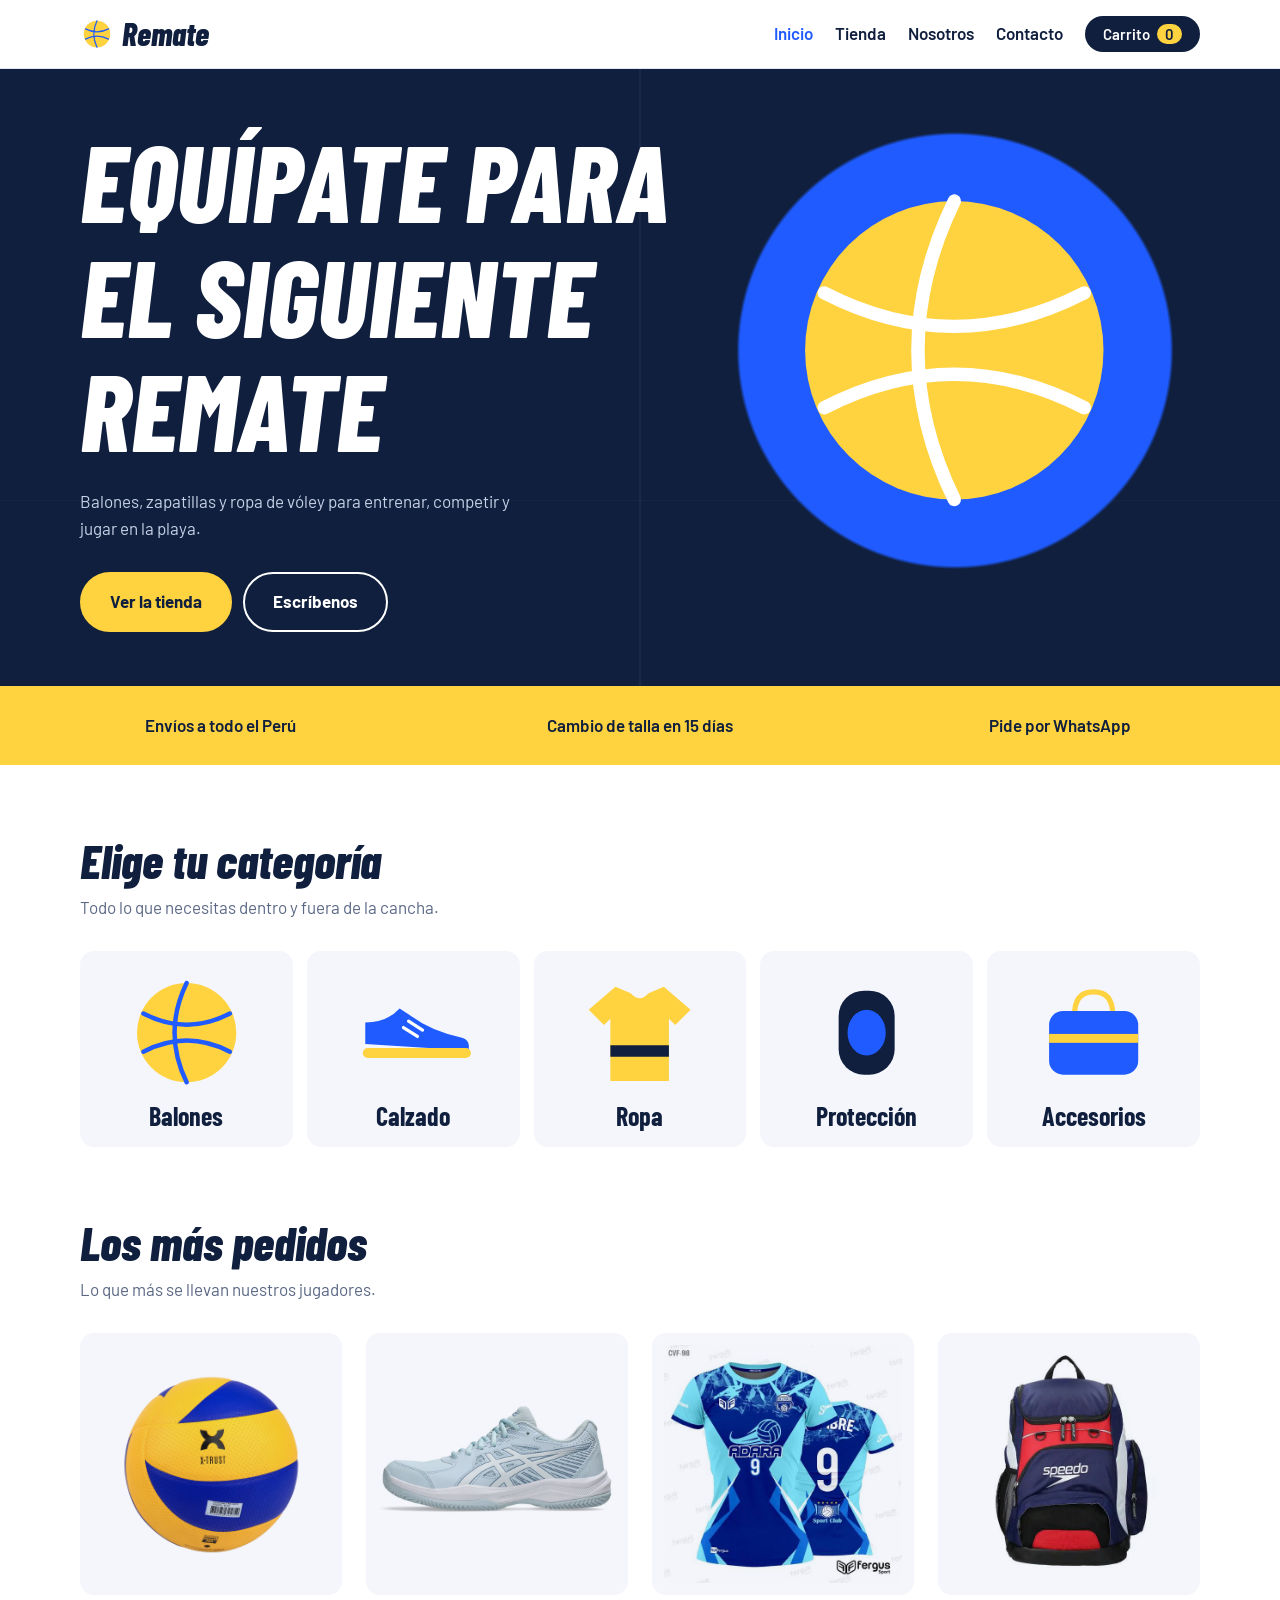
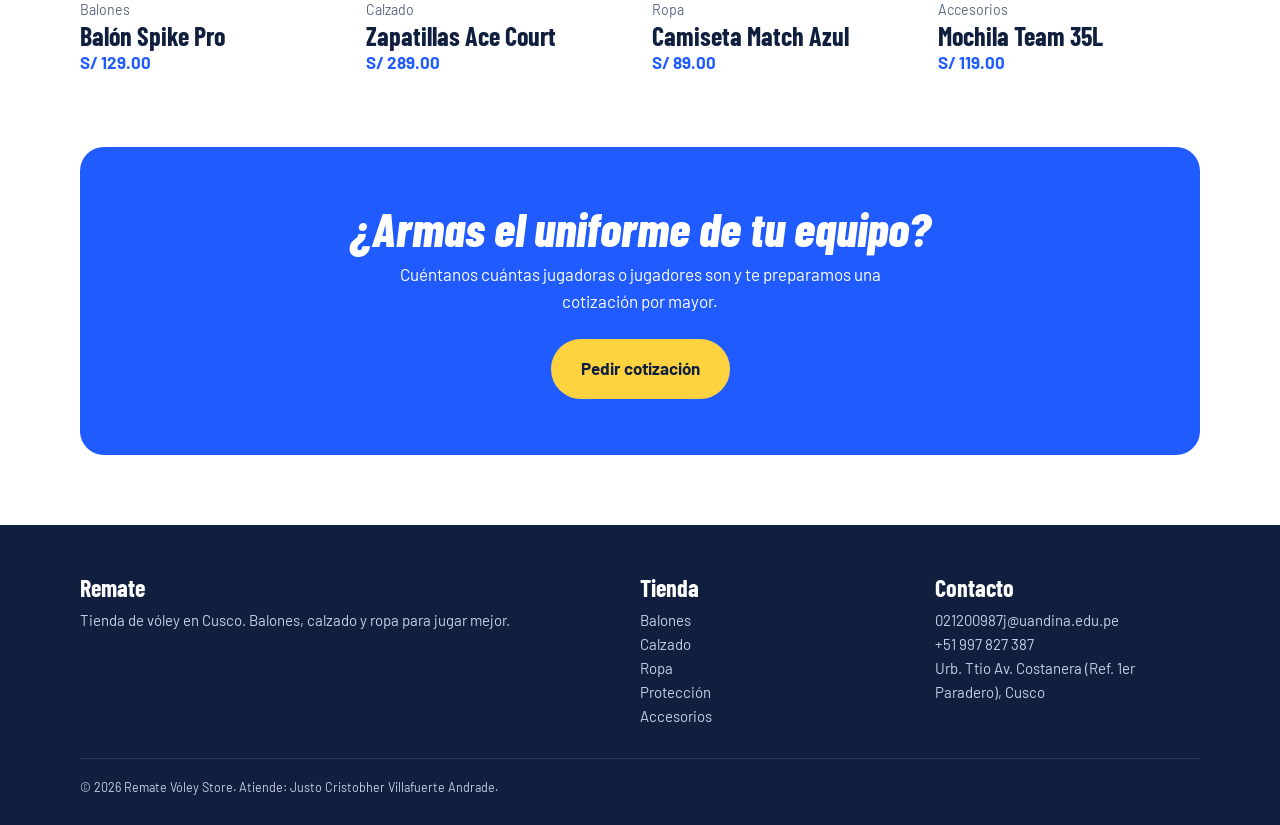
<file: index.html>
<!DOCTYPE html>
<html lang="es">

<head>
    <meta charset="utf-8">
    <meta name="viewport" content="width=device-width, initial-scale=1">
    <title>Remate | Tienda de vóley</title>

    <link rel="stylesheet"
        href="https://fonts.googleapis.com/css2?family=Barlow:wght@400;600;700&family=Barlow+Condensed:ital,wght@0,700;1,800&display=swap">
    <link rel="stylesheet" href="assets/css/style.css">
</head>

<body data-page="index">

    <header id="hdr"></header>

    <div class="hero">
        <div class="w">
            <div><br>
    </br>
                <h1>Equípate para el siguiente remate</h1>
                <p>
                    Balones, zapatillas y ropa de vóley para entrenar,
                    competir y jugar en la playa.
                </p>
                <a class="btn" href="shop.html">Ver la tienda</a>
                <a class="btn o" href="contact.html">Escríbenos</a>
            </div>

            <div class="bw">
                <svg viewBox="0 0 200 200" aria-label="Balón de vóley">
                    <circle cx="100" cy="100" r="78" fill="#FFD23F" />
                    <g fill="none" stroke="#fff" stroke-width="7" stroke-linecap="round">
                        <path d="M32 70Q100 105 168 70" />
                        <path d="M32 130Q100 95 168 130" />
                        <path d="M100 22Q62 100 100 178" />
                        
                    </g>
                </svg>
            </div>
        </div><br>
    </br>
    </div>


    <div class="perks">
        <span>Envíos a todo el Perú</span>
        <span>Cambio de talla en 15 días</span>
        <span>Pide por WhatsApp</span>
    </div>

    <section>
        <div class="w">
            <h2>Elige tu categoría</h2>
            <p class="sub">Todo lo que necesitas dentro y fuera de la cancha.</p>
            <div class="cats" id="cats"></div>
        </div>
    </section>

    <section style="padding-top:0">
        <div class="w">
            <h2>Los más pedidos</h2>
            <p class="sub">Lo que más se llevan nuestros jugadores.</p>
            <div class="grid" id="feat"></div>
        </div>
    </section>

    <section style="padding-top:0">
        <div class="w">
            <div class="band">
                <h2>¿Armas el uniforme de tu equipo?</h2>
                <p>
                    Cuéntanos cuántas jugadoras o jugadores son y te preparamos
                    una cotización por mayor.
                </p>
                <a class="btn" href="contact.html">Pedir cotización</a>
            </div>
        </div>
    </section>

    <footer id="ftr"></footer>

    <script src="assets/js/app.js"></script>

</body>

</html>
</file>
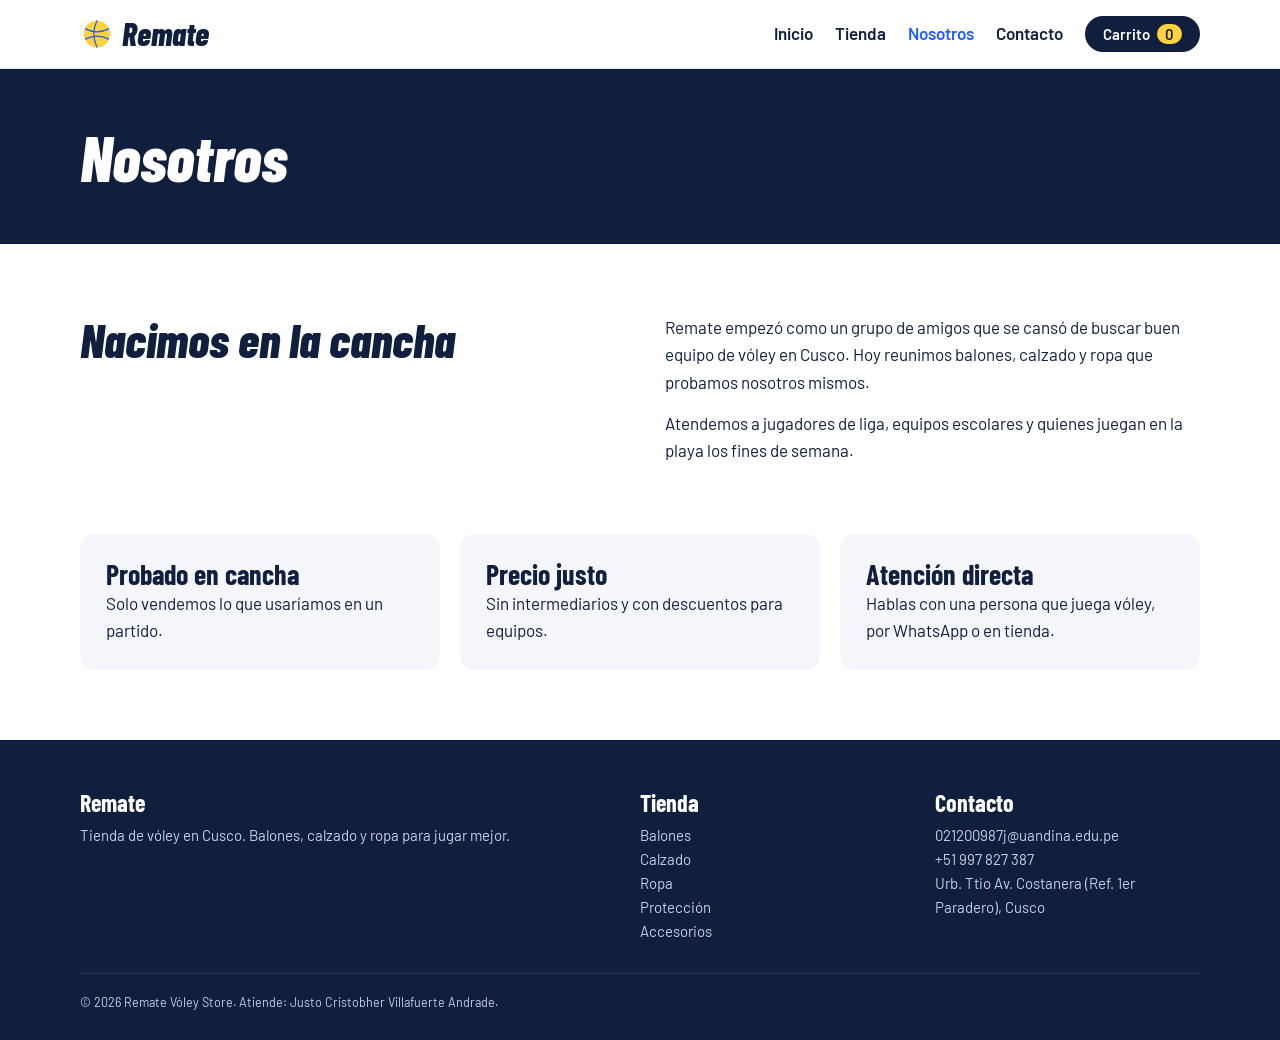
<file: about.html>
<!DOCTYPE html>
<html lang="es">

<head>
    <meta charset="utf-8">
    <meta name="viewport" content="width=device-width, initial-scale=1">
    <title>Nosotros | Remate</title>

    <link rel="stylesheet"
        href="https://fonts.googleapis.com/css2?family=Barlow:wght@400;600;700&family=Barlow+Condensed:ital,wght@0,700;1,800&display=swap">
    <link rel="stylesheet" href="assets/css/style.css">
</head>

<body data-page="about">

    <header id="hdr"></header>

    <div class="page">
        <div class="w">
            <h1>Nosotros</h1>
        </div>
    </div>

    <section>
        <div class="w two">

            <div>
                <h2>Nacimos en la cancha</h2>
            </div>

            <div>
                <p>
                    Remate empezó como un grupo de amigos que se cansó de buscar
                    buen equipo de vóley en Cusco. Hoy reunimos balones, calzado
                    y ropa que probamos nosotros mismos.
                </p>

                <p style="margin-top:14px">
                    Atendemos a jugadores de liga, equipos escolares y quienes
                    juegan en la playa los fines de semana.
                </p>
            </div>

        </div>
    </section>

    <section style="padding-top:0">
        <div class="w vals">

            <div>
                <h3>Probado en cancha</h3>
                <p>Solo vendemos lo que usaríamos en un partido.</p>
            </div>

            <div>
                <h3>Precio justo</h3>
                <p>Sin intermediarios y con descuentos para equipos.</p>
            </div>

            <div>
                <h3>Atención directa</h3>
                <p>
                    Hablas con una persona que juega vóley, por WhatsApp o en tienda.
                </p>
            </div>

        </div>
    </section>

    <footer id="ftr"></footer>

    <script src="assets/js/app.js"></script>

</body>

</html>
</file>
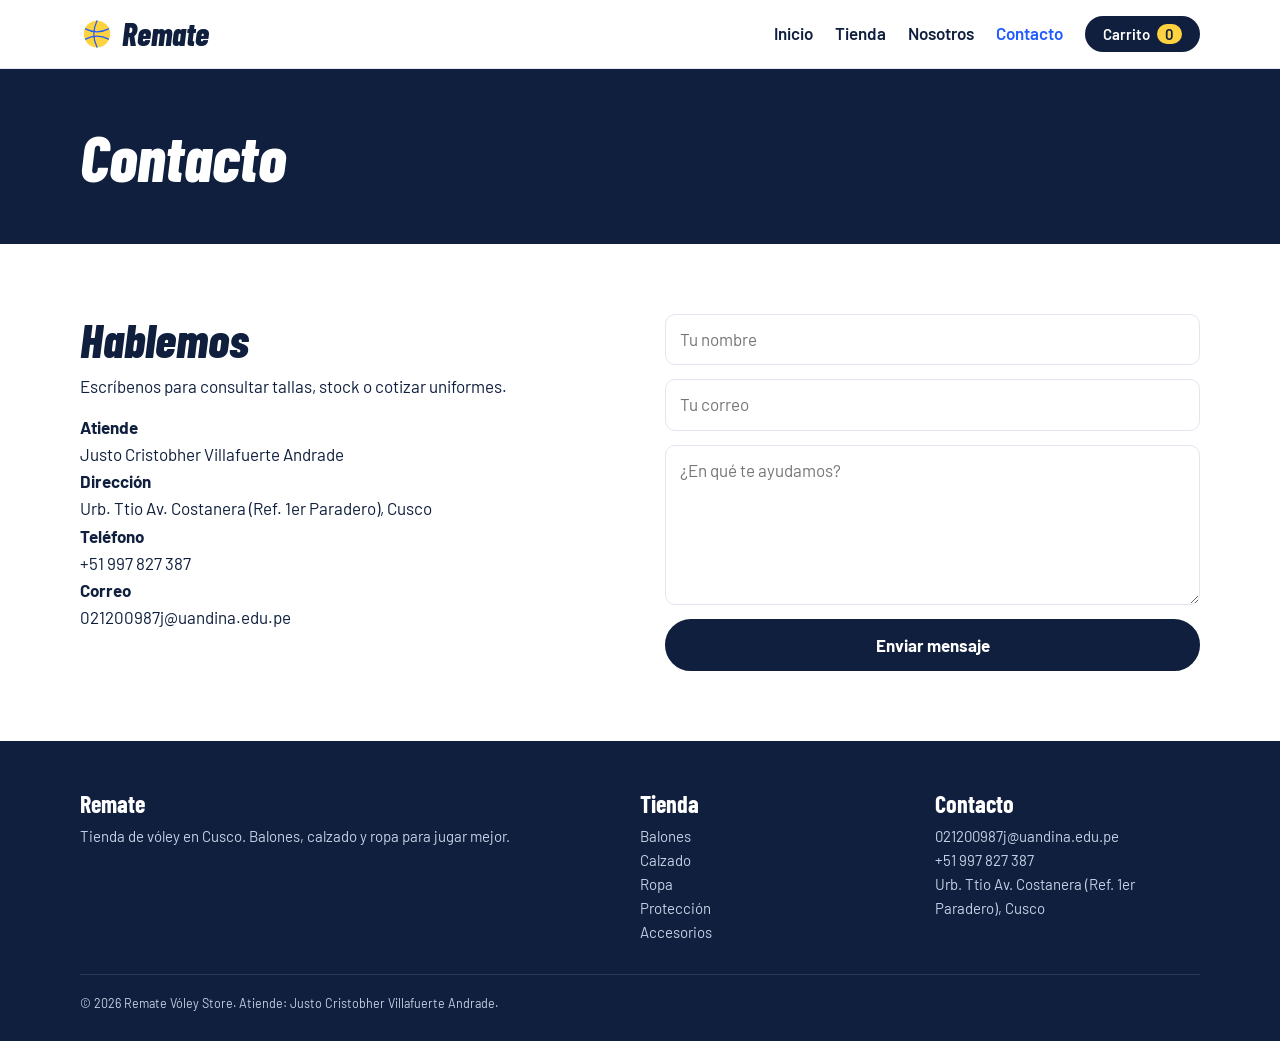
<file: contact.html>
<!DOCTYPE html>
<html lang="es">

<head>
    <meta charset="utf-8">
    <meta name="viewport" content="width=device-width, initial-scale=1">
    <title>Contacto | Remate</title>

    <link rel="stylesheet"
        href="https://fonts.googleapis.com/css2?family=Barlow:wght@400;600;700&family=Barlow+Condensed:ital,wght@0,700;1,800&display=swap">
    <link rel="stylesheet" href="assets/css/style.css">
</head>

<body data-page="contact">

    <header id="hdr"></header>

    <div class="page">
        <div class="w">
            <h1>Contacto</h1>
        </div>
    </div>

    <section>
        <div class="w two">

            <div>
                <h2>Hablemos</h2>

                <p>
                    Escríbenos para consultar tallas, stock o cotizar uniformes.
                </p>

                <p style="margin-top:14px">
                    <b>Atiende</b><br>
                    Justo Cristobher Villafuerte Andrade<br>

                    <b>Dirección</b><br>
                    Urb. Ttio Av. Costanera (Ref. 1er Paradero), Cusco<br>

                    <b>Teléfono</b><br>
                    +51 997 827 387<br>

                    <b>Correo</b><br>
                    021200987j@uandina.edu.pe
                </p>
            </div>

            <form id="form">

                <div id="ok" role="status">
                    ¡Gracias! Se abrió tu correo con el mensaje listo para enviar.
                </div>

                <input
                    placeholder="Tu nombre"
                    required
                    aria-label="Nombre"
                >

                <input
                    type="email"
                    placeholder="Tu correo"
                    required
                    aria-label="Correo"
                >

                <textarea
                    rows="5"
                    placeholder="¿En qué te ayudamos?"
                    required
                    aria-label="Mensaje"
                ></textarea>

                <button class="btn d" type="submit">
                    Enviar mensaje
                </button>

            </form>

        </div>
    </section>

    <footer id="ftr"></footer>

    <script src="assets/js/app.js"></script>

</body>

</html>
</file>
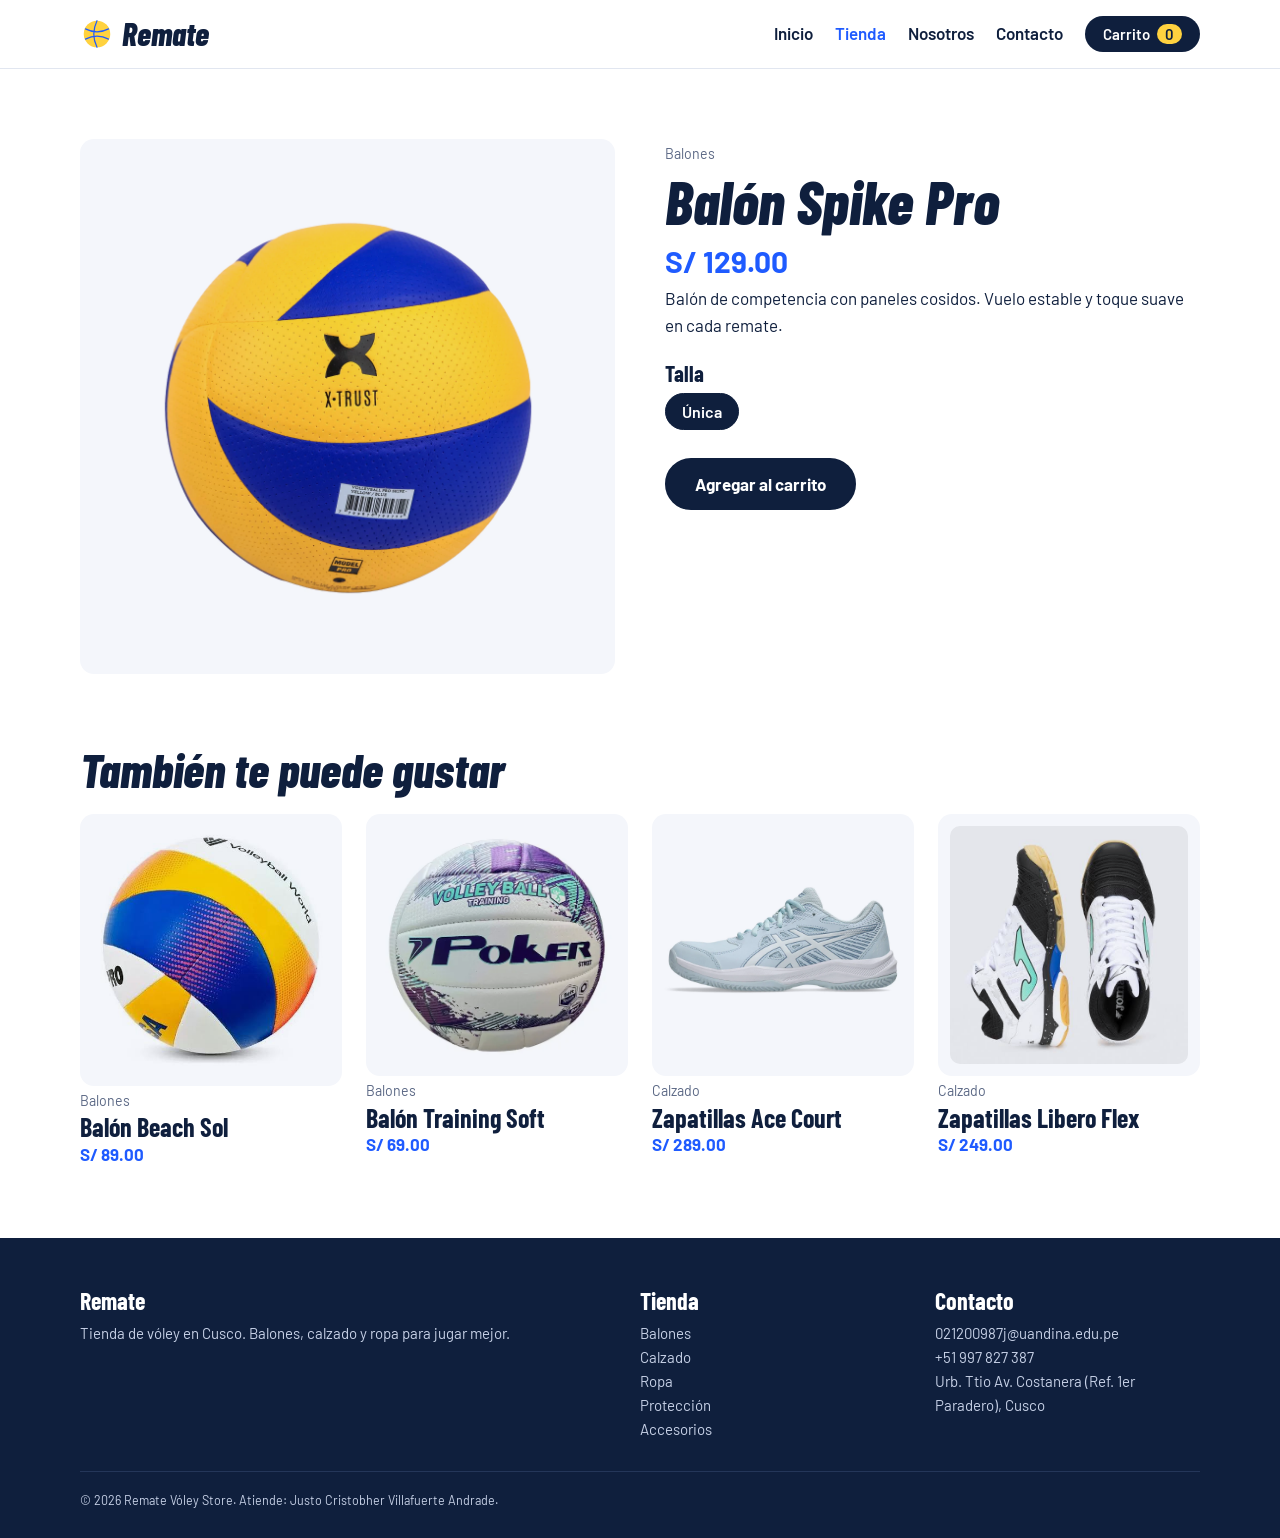
<file: shop-single.html>
<!DOCTYPE html>
<html lang="es">

<head>
    <meta charset="utf-8">
    <meta name="viewport" content="width=device-width, initial-scale=1">
    <title>Producto | Remate</title>

    <link rel="stylesheet"
        href="https://fonts.googleapis.com/css2?family=Barlow:wght@400;600;700&family=Barlow+Condensed:ital,wght@0,700;1,800&display=swap">
    <link rel="stylesheet" href="assets/css/style.css">
</head>

<body data-page="shop">

    <header id="hdr"></header>

    <section>
        <div class="w">
            <div class="one" id="one"></div>
        </div>
    </section>

    <section style="padding-top:0">
        <div class="w">
            <h2>También te puede gustar</h2>
            <div class="grid" id="rel" style="margin-top:20px"></div>
        </div>
    </section>

    <footer id="ftr"></footer>

    <script src="assets/js/app.js"></script>

</body>

</html>
</file>
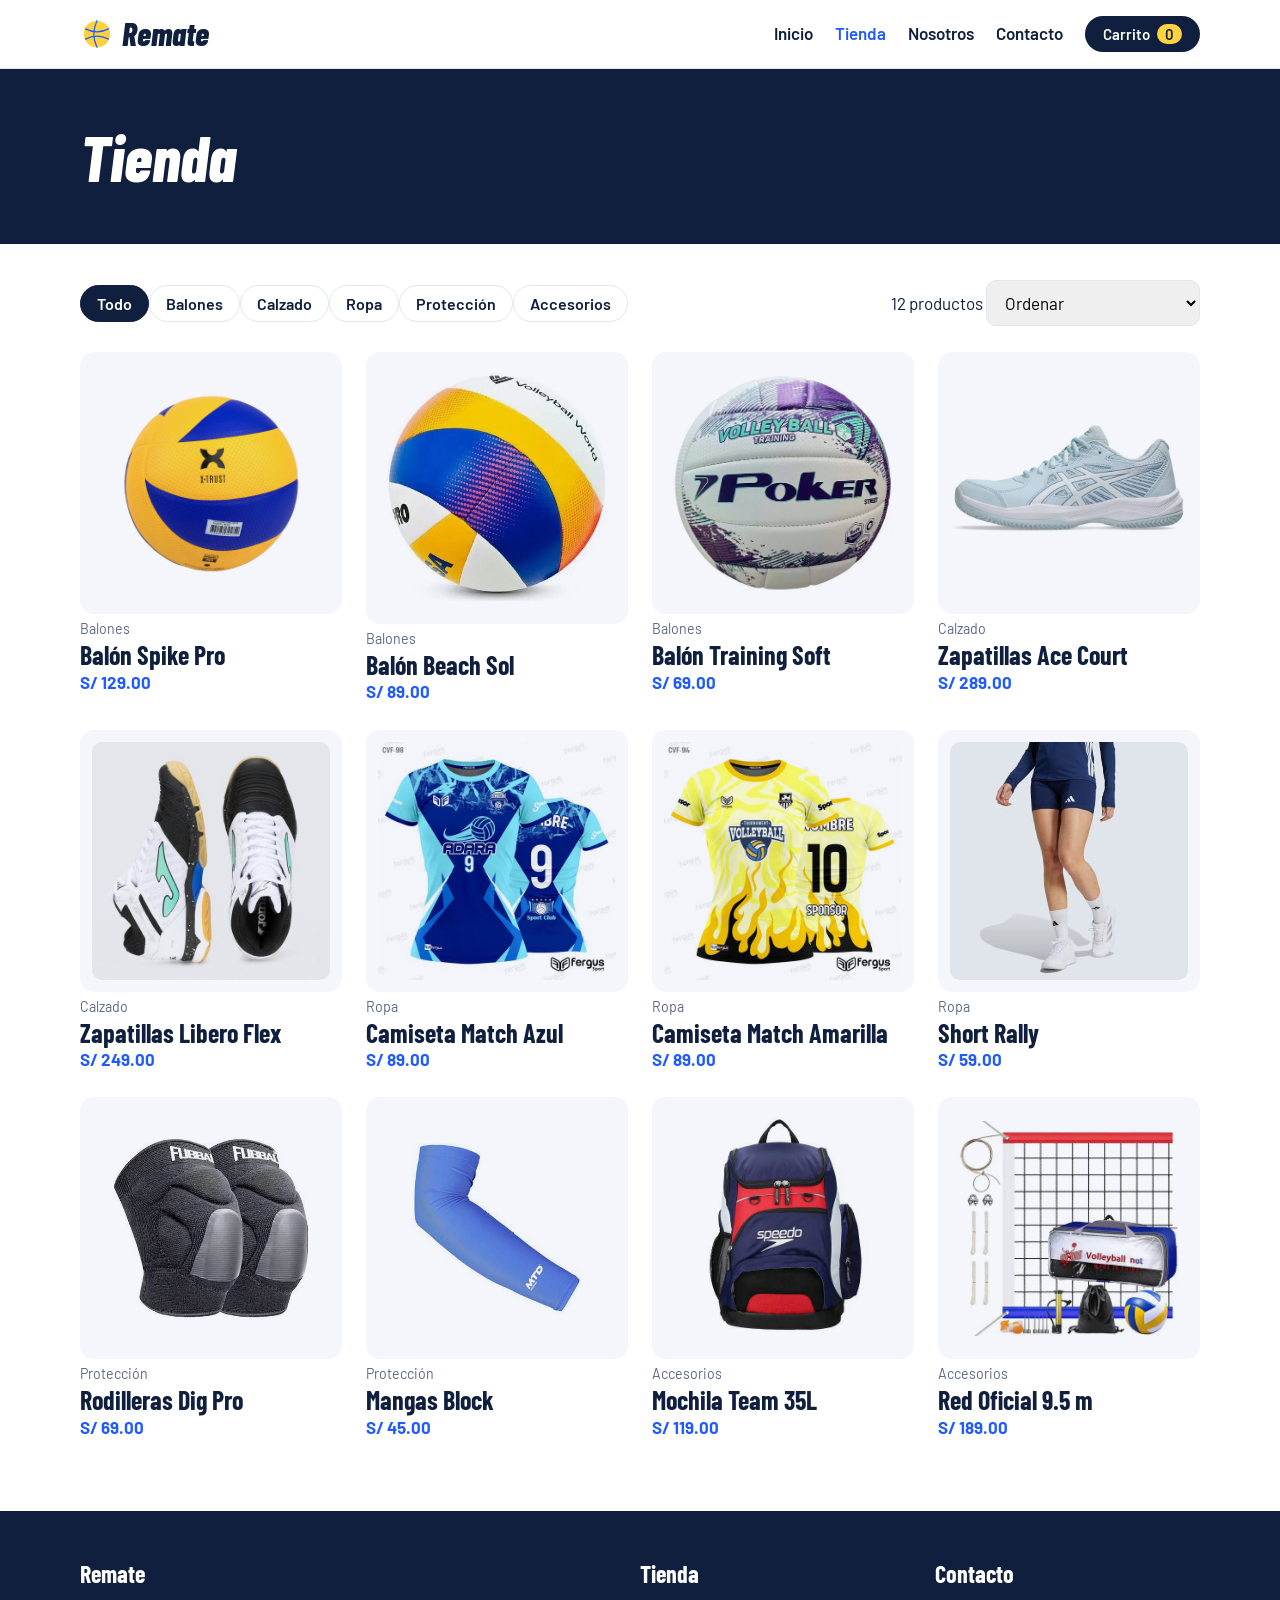
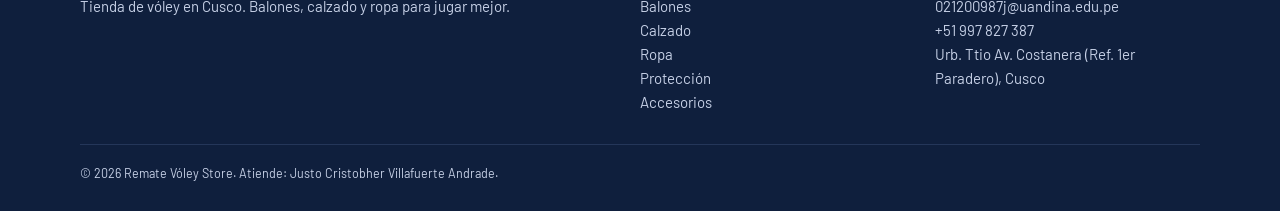
<file: shop.html>
<!DOCTYPE html>
<html lang="es">

<head>
    <meta charset="utf-8">
    <meta name="viewport" content="width=device-width, initial-scale=1">
    <title>Tienda | Remate</title>

    <link rel="stylesheet"
        href="https://fonts.googleapis.com/css2?family=Barlow:wght@400;600;700&family=Barlow+Condensed:ital,wght@0,700;1,800&display=swap">
    <link rel="stylesheet" href="assets/css/style.css">
</head>

<body data-page="shop">

    <header id="hdr"></header>

    <div class="page">
        <div class="w">
            <h1>Tienda</h1>
        </div>
    </div>

    <section style="padding-top:36px">
        <div class="w">

            <div class="bar">

                <div id="chips"></div>

                <div>
                    <span id="count"></span>

                    <select id="sort" aria-label="Ordenar">
                        <option value="">Ordenar</option>
                        <option value="asc">Precio: menor a mayor</option>
                        <option value="desc">Precio: mayor a menor</option>
                    </select>
                </div>

            </div>

            <div class="grid" id="grid"></div>

        </div>
    </section>

    <footer id="ftr"></footer>

    <script src="assets/js/app.js"></script>

</body>

</html>
</file>
<file: assets/css/style.css>
:root {
    --ink: #0F1F3D;
    --blue: #1F5BFF;
    --sun: #FFD23F;
    --bg: #F4F6FB;
    --line: #E1E6F0;
    --r: 14px;
}

* {
    box-sizing: border-box;
    margin: 0;
}

body {
    font: 17px/1.6 Barlow, system-ui, sans-serif;
    color: var(--ink);
    background: #fff;
}

a {
    color: inherit;
    text-decoration: none;
}

h1,
h2,
h3,
.logo,
.cat {
    font-family: 'Barlow Condensed', 'Arial Narrow', Impact, sans-serif;
    line-height: 1.05;
}

.w {
    max-width: 1160px;
    margin: auto;
    padding: 0 20px;
}

:focus-visible {
    outline: 3px solid var(--blue);
    outline-offset: 2px;
}

header {
    position: sticky;
    top: 0;
    z-index: 20;
    background: #fff;
    border-bottom: 1px solid var(--line);
}

.nav {
    display: flex;
    align-items: center;
    gap: 22px;
    height: 68px;
}

.logo {
    font-size: 32px;
    font-weight: 800;
    font-style: italic;
    display: flex;
    align-items: center;
    gap: 8px;
}

.logo svg {
    width: 34px;
}

.nav nav {
    display: flex;
    gap: 22px;
    margin-left: auto;
    font-weight: 600;
}

.nav nav a:hover,
.nav nav a.on {
    color: var(--blue);
}

.cartbtn {
    background: var(--ink);
    color: #fff;
    border: 0;
    border-radius: 999px;
    padding: 9px 18px;
    font-size: 15px;
    font-weight: 600;
    font-family: inherit;
    cursor: pointer;
}

.cartbtn span {
    background: var(--sun);
    color: var(--ink);
    border-radius: 99px;
    padding: 1px 8px;
    margin-left: 4px;
}

.btn {
    display: inline-block;
    padding: 14px 28px;
    border-radius: 999px;
    font-size: 17px;
    font-weight: 700;
    font-family: inherit;
    background: var(--sun);
    color: var(--ink);
    border: 2px solid var(--sun);
    cursor: pointer;
}

.btn.o {
    background: none;
    border-color: #fff;
    color: #fff;
    margin-left: 8px;
}

.btn.d {
    background: var(--ink);
    border-color: var(--ink);
    color: #fff;
}

.hero {
    background: var(--ink);
    color: #fff;
    overflow: hidden;
    position: relative;
}

.hero:before {
    content: "";
    position: absolute;
    inset: 0;
    background:
        linear-gradient(
            90deg,
            transparent 49.9%,
            rgba(255, 255, 255, .08) 50%,
            transparent 50.1%
        ),
        linear-gradient(
            0deg,
            transparent 29.9%,
            rgba(255, 255, 255, .08) 30%,
            transparent 30.1%
        );
}

.hero .w {
    position: relative;
    display: grid;
    grid-template-columns: 1.1fr .9fr;
    align-items: center;
    gap: 30px;
    min-height: 560px;
}

.hero h1 {
    font-size: clamp(52px, 8.5vw, 112px);
    font-weight: 800;
    font-style: italic;
    text-transform: uppercase;
}

.hero p {
    max-width: 440px;
    color: #C6D0E6;
    margin: 22px 0 30px;
}

.bw {
    aspect-ratio: 1;
    display: grid;
    place-items: center;
    background: radial-gradient(
        circle,
        var(--blue) 0 62%,
        transparent 63%
    );
}

.bw svg {
    width: 78%;
    animation: drop 1.1s cubic-bezier(.3, 1.6, .5, 1) both;
}

@keyframes drop {
    from {
        transform: translateY(-130%) rotate(-120deg);
    }
}

.perks {
    display: grid;
    grid-template-columns: repeat(3, 1fr);
    gap: 20px;
    padding: 26px 20px;
    background: var(--sun);
    font-weight: 600;
    text-align: center;
}

section {
    padding: 70px 0;
}

h2 {
    font-size: 48px;
    font-weight: 800;
    font-style: italic;
    margin-bottom: 8px;
}

.sub {
    color: #5B6885;
    margin-bottom: 30px;
}

.cats {
    display: grid;
    grid-template-columns: repeat(5, 1fr);
    gap: 14px;
}

.cat {
    background: var(--bg);
    border-radius: var(--r);
    padding: 18px;
    text-align: center;
    font-size: 26px;
    font-weight: 700;
    transition: background .2s;
}

.cat:hover {
    background: var(--sun);
}

.cat svg {
    width: 72%;
    display: block;
    margin: 0 auto 6px;
}

.grid {
    display: grid;
    grid-template-columns: repeat(auto-fill, minmax(250px, 1fr));
    gap: 24px;
}

.card .art,
.big {
    background: var(--bg);
    border-radius: var(--r);
    padding: 22px;
    aspect-ratio: 1;
    display: grid;
    place-items: center;
    transition: background .2s;
}

.card:hover .art {
    background: #FFF1B8;
}

.card small,
.one small {
    color: #5B6885;
}

.card h3 {
    font-size: 26px;
    font-weight: 700;
}

.card b,
.pr {
    color: var(--blue);
    font-weight: 700;
}

.band {
    background: var(--blue);
    color: #fff;
    text-align: center;
    border-radius: 24px;
    padding: 56px 20px;
}

.band p {
    max-width: 520px;
    margin: 0 auto 24px;
}

.page {
    background: var(--ink);
    color: #fff;
    padding: 54px 0;
}

.page h1 {
    font-size: 64px;
    font-weight: 800;
    font-style: italic;
}

.bar {
    display: flex;
    flex-wrap: wrap;
    gap: 10px;
    justify-content: space-between;
    align-items: center;
    margin-bottom: 26px;
}

.chip {
    border: 1.5px solid var(--line);
    background: #fff;
    padding: 8px 16px;
    border-radius: 999px;
    font-size: 16px;
    font-weight: 600;
    font-family: inherit;
    color: var(--ink);
    cursor: pointer;
}

.chip.on {
    background: var(--ink);
    color: #fff;
    border-color: var(--ink);
}

select,
input,
textarea {
    font: inherit;
    padding: 11px 14px;
    border: 1.5px solid var(--line);
    border-radius: 10px;
    width: 100%;
}

select {
    width: auto;
}

.one {
    display: grid;
    grid-template-columns: 1fr 1fr;
    gap: 50px;
    align-items: start;
}

.one h1 {
    font-size: 60px;
    font-weight: 800;
    font-style: italic;
    margin: 4px 0;
}

.one h3 {
    font-size: 22px;
    margin: 22px 0 8px;
}

.one .pr {
    font-size: 30px;
}

.one .btn {
    margin-top: 28px;
}

.two {
    display: grid;
    grid-template-columns: 1fr 1fr;
    gap: 50px;
}

.vals {
    display: grid;
    grid-template-columns: repeat(3, 1fr);
    gap: 20px;
}

.vals div {
    background: var(--bg);
    border-radius: var(--r);
    padding: 26px;
}

.vals h3 {
    font-size: 28px;
}

form {
    display: grid;
    gap: 14px;
}

#ok {
    display: none;
    background: #E5F8EC;
    border-radius: 10px;
    padding: 14px;
}

footer {
    background: var(--ink);
    color: #C6D0E6;
    padding: 50px 0 28px;
    font-size: 15px;
}

footer .w {
    display: grid;
    grid-template-columns: 2fr 1fr 1fr;
    gap: 30px;
}

footer h3 {
    color: #fff;
    font-size: 24px;
    margin-bottom: 8px;
}

footer a {
    display: block;
}

footer small {
    grid-column: 1 / -1;
    border-top: 1px solid #243659;
    padding-top: 18px;
}

#ov {
    position: fixed;
    inset: 0;
    background: rgba(15, 31, 61, .55);
    opacity: 0;
    pointer-events: none;
    transition: .3s;
    z-index: 30;
}

#ov.open {
    opacity: 1;
    pointer-events: auto;
}

#cart {
    position: fixed;
    top: 0;
    right: 0;
    height: 100%;
    width: min(400px, 100%);
    background: #fff;
    transform: translateX(105%);
    transition: transform .3s;
    z-index: 40;
    display: flex;
    flex-direction: column;
    padding: 22px;
}

#cart.open {
    transform: none;
}

#cart header {
    position: static;
    display: flex;
    justify-content: space-between;
    align-items: center;
    border: 0;
    padding-bottom: 10px;
}

#cart h3 {
    font-size: 32px;
    color: var(--ink);
    margin: 0;
}

#cl {
    flex: 1;
    overflow: auto;
}

.row {
    display: grid;
    grid-template-columns: 70px 1fr auto;
    gap: 12px;
    align-items: center;
    padding: 12px 0;
    border-bottom: 1px solid var(--line);
}

.th {
    background: var(--bg);
    border-radius: 10px;
    padding: 6px;
}

.qt button,
.x {
    border: 1px solid var(--line);
    background: #fff;
    width: 28px;
    height: 28px;
    border-radius: 50%;
    cursor: pointer;
    font-size: 16px;
}

.qt {
    display: flex;
    gap: 10px;
    align-items: center;
    margin-top: 4px;
}

.tot {
    display: flex;
    justify-content: space-between;
    font-size: 20px;
    font-weight: 700;
    padding: 16px 0;
}

.empty {
    color: #5B6885;
    padding: 20px 0;
}

@media (max-width: 820px) {
    .hero .w,
    .one,
    .two,
    .vals,
    footer .w {
        grid-template-columns: 1fr;
    }

    .hero .w {
        padding-top: 30px;
    }

    .cats {
        grid-template-columns: repeat(2, 1fr);
    }

    .perks {
        grid-template-columns: 1fr;
    }

    .nav {
        gap: 10px;
    }

    .nav nav {
        gap: 12px;
        font-size: 15px;
    }

    .logo {
        font-size: 26px;
    }

    h2 {
        font-size: 38px;
    }

    .page h1,
    .one h1 {
        font-size: 46px;
    }
}

@media (prefers-reduced-motion: reduce) {
    * {
        animation: none !important;
        transition: none !important;
    }
}

.art img,
.big img,
.th img {
    width: 100%;
    height: 100%;
    object-fit: contain;
    mix-blend-mode: multiply;
    border-radius: 10px;
}

.card .art {
    padding: 12px;
}

.big {
    padding: 16px;
}

.th {
    width: 70px;
    height: 70px;
}
</file>
